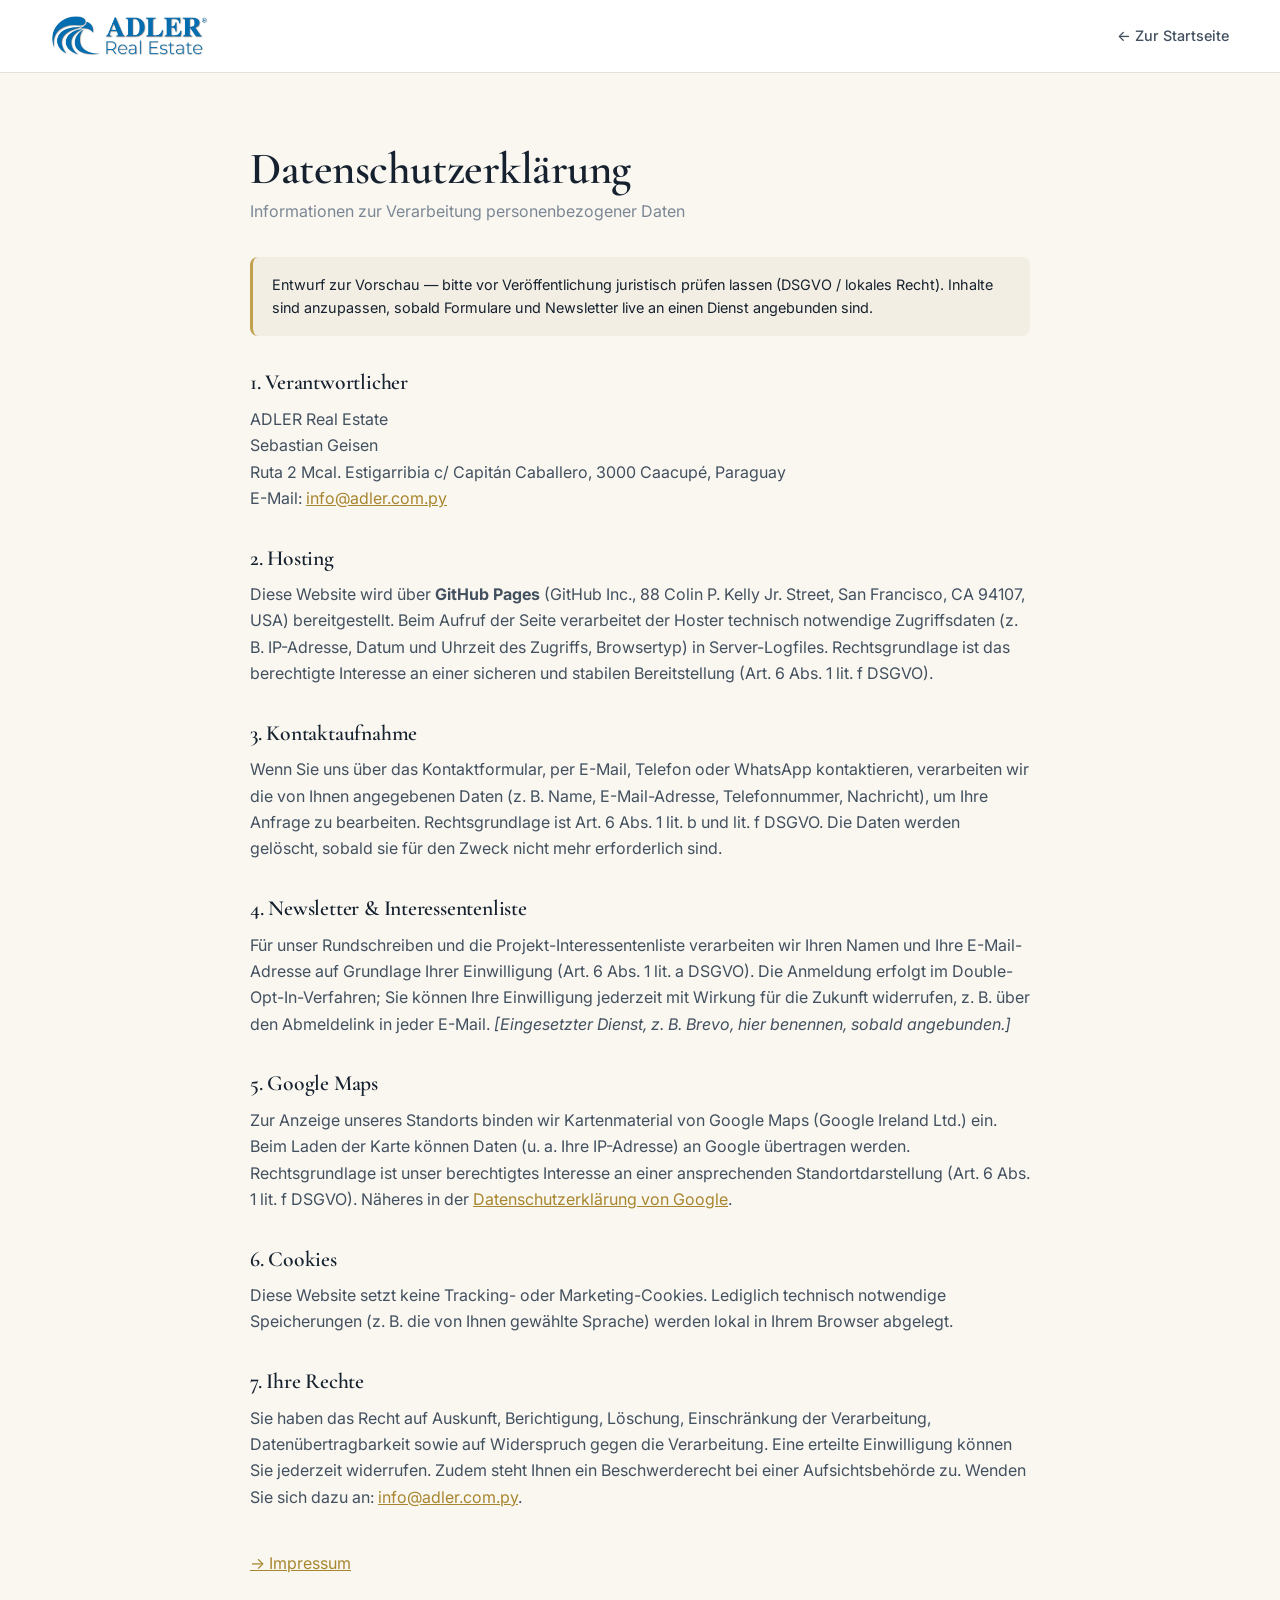
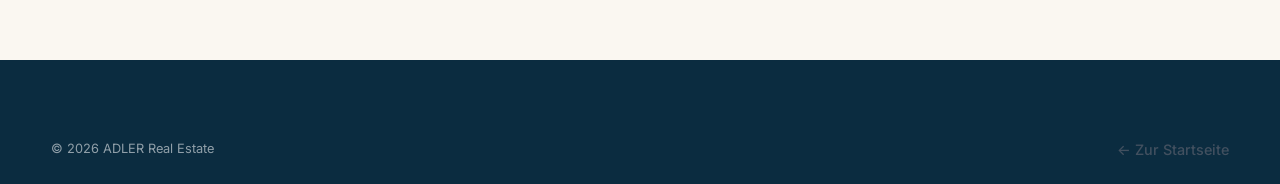
<file: datenschutz.html>
<!DOCTYPE html>
<html lang="de">
<head>
  <meta charset="UTF-8" />
  <meta name="viewport" content="width=device-width, initial-scale=1.0" />
  <link rel="icon" type="image/png" sizes="32x32" href="assets/img/favicon-32.png" />
  <link rel="icon" type="image/png" sizes="512x512" href="assets/img/favicon-512.png" />
  <link rel="apple-touch-icon" href="assets/img/favicon-180.png" />
  <title>Datenschutzerklärung — ADLER Real Estate</title>
  <meta name="robots" content="noindex" />
  <link rel="preconnect" href="https://fonts.googleapis.com" />
  <link rel="preconnect" href="https://fonts.gstatic.com" crossorigin />
  <link href="https://fonts.googleapis.com/css2?family=Cormorant+Garamond:wght@500;600;700&family=Inter:wght@300;400;500;600&display=swap" rel="stylesheet" />
  <link rel="stylesheet" href="assets/css/styles.css?v=18" />
</head>
<body>
  <header class="legal-header">
    <div class="container">
      <a href="index.html" class="brand" aria-label="ADLER Real Estate"><img src="assets/img/logo.png" alt="ADLER Real Estate" class="brand-logo-legal" /></a>
      <a href="index.html" class="legal-back">← Zur Startseite</a>
    </div>
  </header>

  <main class="container legal">
    <h1>Datenschutzerklärung</h1>
    <p class="legal-sub">Informationen zur Verarbeitung personenbezogener Daten</p>

    <div class="legal-note">Entwurf zur Vorschau — bitte vor Veröffentlichung juristisch prüfen lassen (DSGVO / lokales Recht). Inhalte sind anzupassen, sobald Formulare und Newsletter live an einen Dienst angebunden sind.</div>

    <h2>1. Verantwortlicher</h2>
    <p>
      ADLER Real Estate<br />
      Sebastian Geisen<br />
      Ruta 2 Mcal. Estigarribia c/ Capitán Caballero, 3000 Caacupé, Paraguay<br />
      E-Mail: <a href="mailto:info@adler.com.py">info@adler.com.py</a>
    </p>

    <h2>2. Hosting</h2>
    <p>Diese Website wird über <strong>GitHub Pages</strong> (GitHub Inc., 88 Colin P. Kelly Jr. Street, San Francisco, CA 94107, USA) bereitgestellt. Beim Aufruf der Seite verarbeitet der Hoster technisch notwendige Zugriffsdaten (z. B. IP-Adresse, Datum und Uhrzeit des Zugriffs, Browsertyp) in Server-Logfiles. Rechtsgrundlage ist das berechtigte Interesse an einer sicheren und stabilen Bereitstellung (Art. 6 Abs. 1 lit. f DSGVO).</p>

    <h2>3. Kontaktaufnahme</h2>
    <p>Wenn Sie uns über das Kontaktformular, per E-Mail, Telefon oder WhatsApp kontaktieren, verarbeiten wir die von Ihnen angegebenen Daten (z. B. Name, E-Mail-Adresse, Telefonnummer, Nachricht), um Ihre Anfrage zu bearbeiten. Rechtsgrundlage ist Art. 6 Abs. 1 lit. b und lit. f DSGVO. Die Daten werden gelöscht, sobald sie für den Zweck nicht mehr erforderlich sind.</p>

    <h2>4. Newsletter &amp; Interessentenliste</h2>
    <p>Für unser Rundschreiben und die Projekt-Interessentenliste verarbeiten wir Ihren Namen und Ihre E-Mail-Adresse auf Grundlage Ihrer Einwilligung (Art. 6 Abs. 1 lit. a DSGVO). Die Anmeldung erfolgt im Double-Opt-In-Verfahren; Sie können Ihre Einwilligung jederzeit mit Wirkung für die Zukunft widerrufen, z. B. über den Abmeldelink in jeder E-Mail. <em>[Eingesetzter Dienst, z. B. Brevo, hier benennen, sobald angebunden.]</em></p>

    <h2>5. Google Maps</h2>
    <p>Zur Anzeige unseres Standorts binden wir Kartenmaterial von Google Maps (Google Ireland Ltd.) ein. Beim Laden der Karte können Daten (u. a. Ihre IP-Adresse) an Google übertragen werden. Rechtsgrundlage ist unser berechtigtes Interesse an einer ansprechenden Standortdarstellung (Art. 6 Abs. 1 lit. f DSGVO). Näheres in der <a href="https://policies.google.com/privacy" target="_blank" rel="noopener">Datenschutzerklärung von Google</a>.</p>

    <h2>6. Cookies</h2>
    <p>Diese Website setzt keine Tracking- oder Marketing-Cookies. Lediglich technisch notwendige Speicherungen (z. B. die von Ihnen gewählte Sprache) werden lokal in Ihrem Browser abgelegt.</p>

    <h2>7. Ihre Rechte</h2>
    <p>Sie haben das Recht auf Auskunft, Berichtigung, Löschung, Einschränkung der Verarbeitung, Datenübertragbarkeit sowie auf Widerspruch gegen die Verarbeitung. Eine erteilte Einwilligung können Sie jederzeit widerrufen. Zudem steht Ihnen ein Beschwerderecht bei einer Aufsichtsbehörde zu. Wenden Sie sich dazu an: <a href="mailto:info@adler.com.py">info@adler.com.py</a>.</p>

    <p style="margin-top:2.5rem"><a href="impressum.html">→ Impressum</a></p>
  </main>

  <footer class="site-footer">
    <div class="container footer-bottom">
      <span>© <span id="year"></span> ADLER Real Estate</span>
      <a href="index.html" class="legal-back">← Zur Startseite</a>
    </div>
  </footer>
  <script>document.getElementById('year').textContent=new Date().getFullYear();</script>
</body>
</html>
</file>
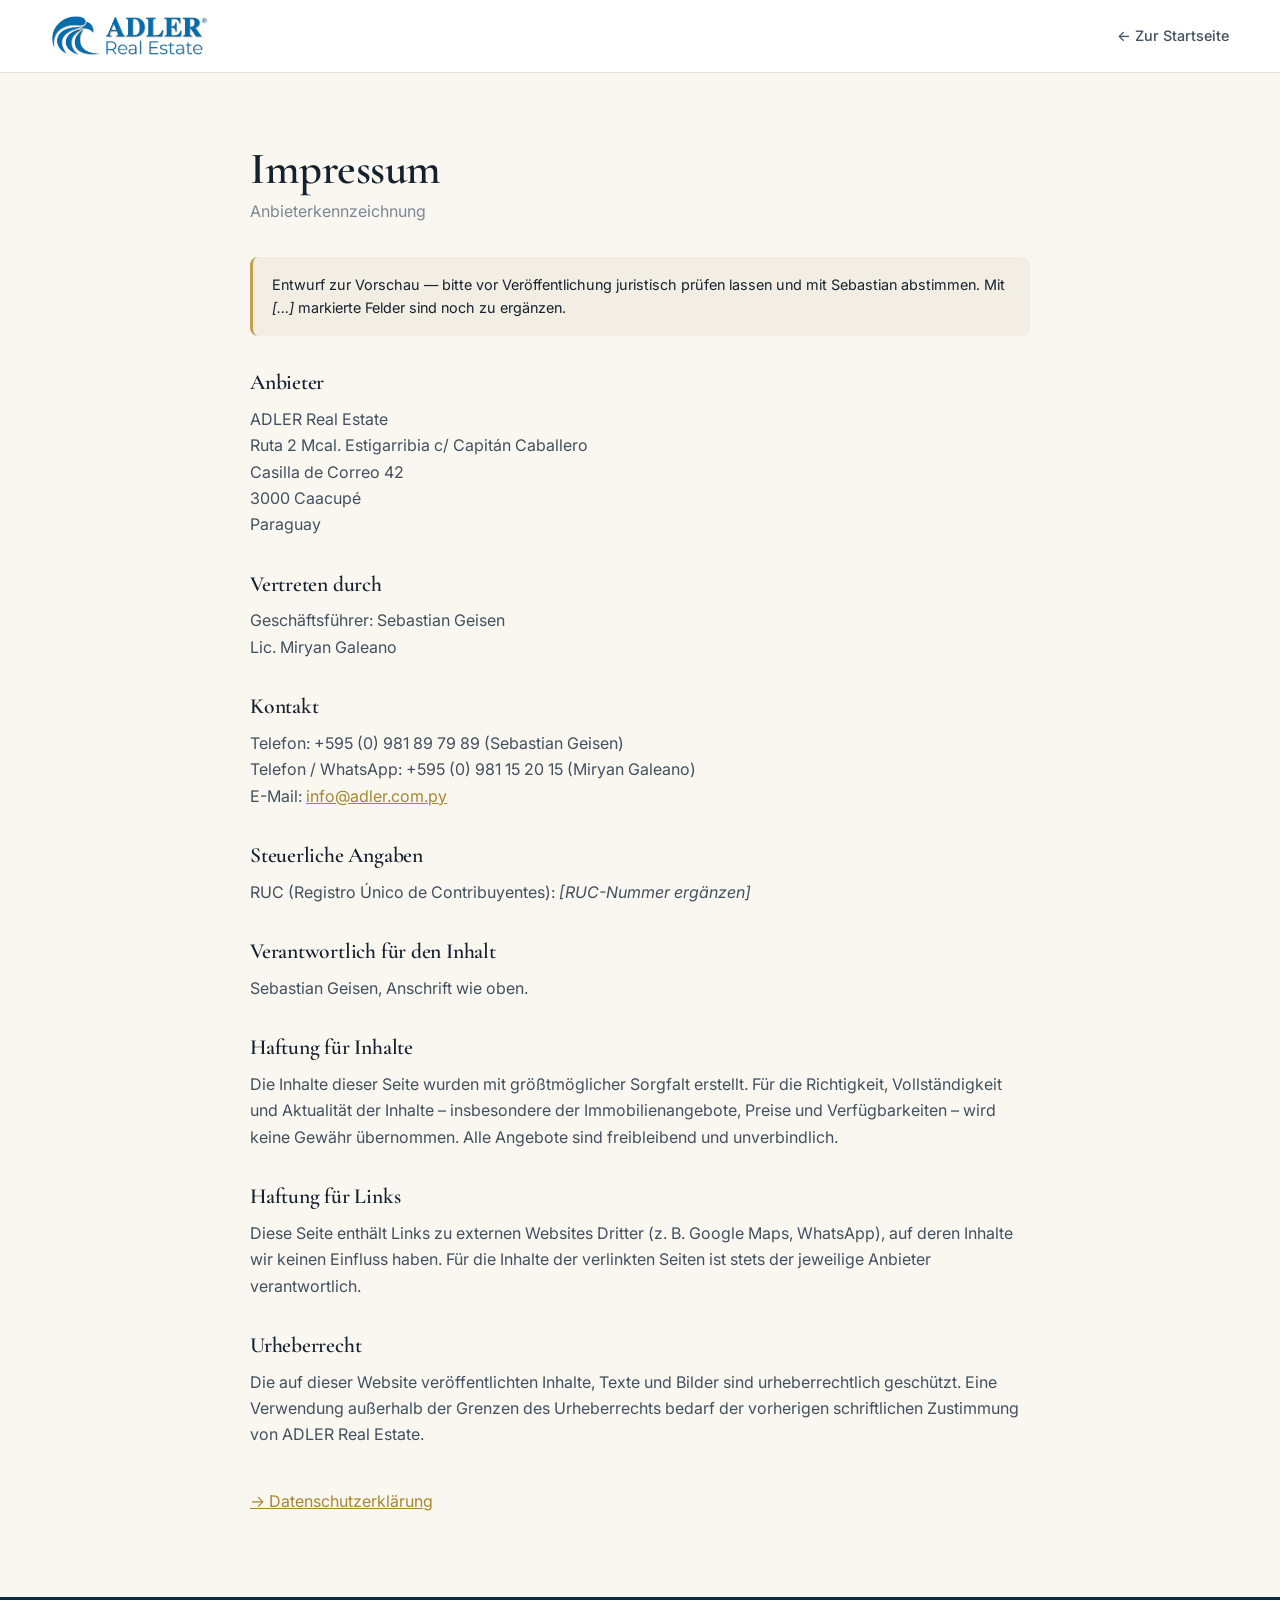
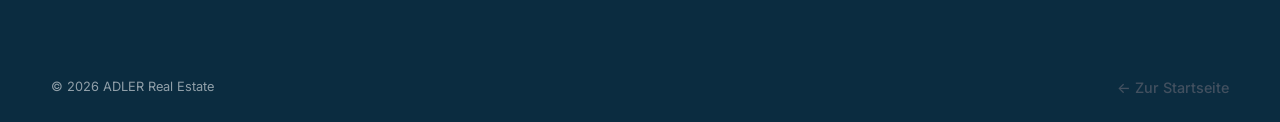
<file: impressum.html>
<!DOCTYPE html>
<html lang="de">
<head>
  <meta charset="UTF-8" />
  <meta name="viewport" content="width=device-width, initial-scale=1.0" />
  <link rel="icon" type="image/png" sizes="32x32" href="assets/img/favicon-32.png" />
  <link rel="icon" type="image/png" sizes="512x512" href="assets/img/favicon-512.png" />
  <link rel="apple-touch-icon" href="assets/img/favicon-180.png" />
  <title>Impressum — ADLER Real Estate</title>
  <meta name="robots" content="noindex" />
  <link rel="preconnect" href="https://fonts.googleapis.com" />
  <link rel="preconnect" href="https://fonts.gstatic.com" crossorigin />
  <link href="https://fonts.googleapis.com/css2?family=Cormorant+Garamond:wght@500;600;700&family=Inter:wght@300;400;500;600&display=swap" rel="stylesheet" />
  <link rel="stylesheet" href="assets/css/styles.css?v=18" />
</head>
<body>
  <header class="legal-header">
    <div class="container">
      <a href="index.html" class="brand" aria-label="ADLER Real Estate"><img src="assets/img/logo.png" alt="ADLER Real Estate" class="brand-logo-legal" /></a>
      <a href="index.html" class="legal-back">← Zur Startseite</a>
    </div>
  </header>

  <main class="container legal">
    <h1>Impressum</h1>
    <p class="legal-sub">Anbieterkennzeichnung</p>

    <div class="legal-note">Entwurf zur Vorschau — bitte vor Veröffentlichung juristisch prüfen lassen und mit Sebastian abstimmen. Mit <em>[…]</em> markierte Felder sind noch zu ergänzen.</div>

    <h2>Anbieter</h2>
    <p>
      ADLER Real Estate<br />
      Ruta 2 Mcal. Estigarribia c/ Capitán Caballero<br />
      Casilla de Correo 42<br />
      3000 Caacupé<br />
      Paraguay
    </p>

    <h2>Vertreten durch</h2>
    <p>Geschäftsführer: Sebastian Geisen<br />Lic. Miryan Galeano</p>

    <h2>Kontakt</h2>
    <p>
      Telefon: +595 (0) 981 89 79 89 (Sebastian Geisen)<br />
      Telefon / WhatsApp: +595 (0) 981 15 20 15 (Miryan Galeano)<br />
      E-Mail: <a href="mailto:info@adler.com.py">info@adler.com.py</a>
    </p>

    <h2>Steuerliche Angaben</h2>
    <p>RUC (Registro Único de Contribuyentes): <em>[RUC-Nummer ergänzen]</em></p>

    <h2>Verantwortlich für den Inhalt</h2>
    <p>Sebastian Geisen, Anschrift wie oben.</p>

    <h2>Haftung für Inhalte</h2>
    <p>Die Inhalte dieser Seite wurden mit größtmöglicher Sorgfalt erstellt. Für die Richtigkeit, Vollständigkeit und Aktualität der Inhalte – insbesondere der Immobilien­angebote, Preise und Verfügbarkeiten – wird keine Gewähr übernommen. Alle Angebote sind freibleibend und unverbindlich.</p>

    <h2>Haftung für Links</h2>
    <p>Diese Seite enthält Links zu externen Websites Dritter (z. B. Google Maps, WhatsApp), auf deren Inhalte wir keinen Einfluss haben. Für die Inhalte der verlinkten Seiten ist stets der jeweilige Anbieter verantwortlich.</p>

    <h2>Urheberrecht</h2>
    <p>Die auf dieser Website veröffentlichten Inhalte, Texte und Bilder sind urheberrechtlich geschützt. Eine Verwendung außerhalb der Grenzen des Urheberrechts bedarf der vorherigen schriftlichen Zustimmung von ADLER Real Estate.</p>

    <p style="margin-top:2.5rem"><a href="datenschutz.html">→ Datenschutzerklärung</a></p>
  </main>

  <footer class="site-footer">
    <div class="container footer-bottom">
      <span>© <span id="year"></span> ADLER Real Estate</span>
      <a href="index.html" class="legal-back">← Zur Startseite</a>
    </div>
  </footer>
  <script>document.getElementById('year').textContent=new Date().getFullYear();</script>
</body>
</html>
</file>
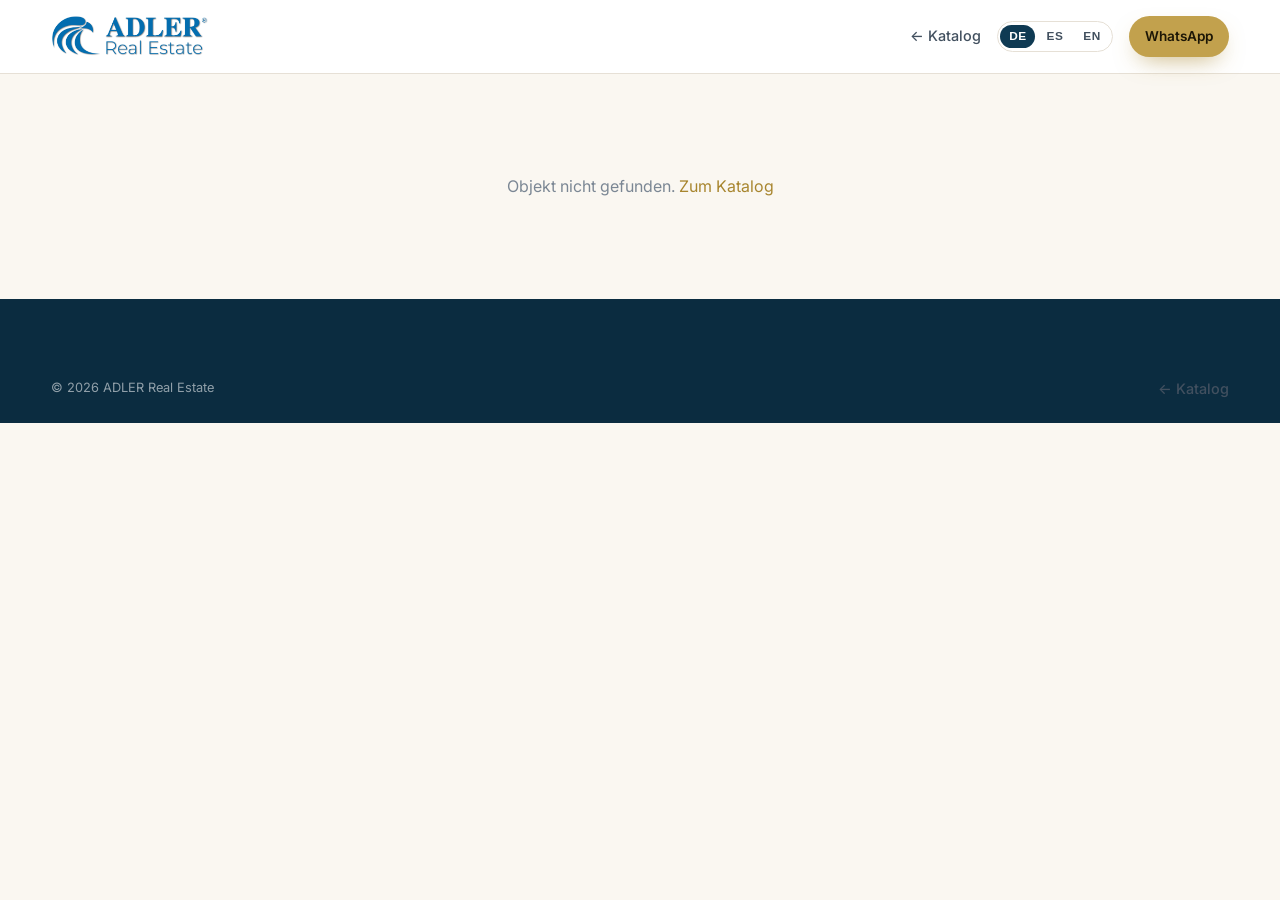
<file: objekt.html>
<!DOCTYPE html>
<html lang="de">
<head>
  <meta charset="UTF-8" />
  <meta name="viewport" content="width=device-width, initial-scale=1.0" />
  <link rel="icon" type="image/png" sizes="32x32" href="assets/img/favicon-32.png" />
  <link rel="icon" type="image/png" sizes="512x512" href="assets/img/favicon-512.png" />
  <link rel="apple-touch-icon" href="assets/img/favicon-180.png" />
  <title>Objekt — ADLER Real Estate</title>
  <meta name="description" content="Immobilie von ADLER Real Estate in Paraguay — Fotos, Fakten, Video-Tour und persönliche Beratung auf Deutsch, Spanisch und Englisch." />
  <meta property="og:type" content="website" />
  <meta property="og:site_name" content="ADLER Real Estate" />
  <meta property="og:title" content="Immobilie — ADLER Real Estate Paraguay" />
  <meta property="og:description" content="Immobilie in Paraguay — Fotos, Fakten, Video-Tour und persönliche Beratung." />
  <meta property="og:image" content="https://escapedeutschland.github.io/adler-real-estate/assets/img/hero.jpg" />
  <meta name="twitter:card" content="summary_large_image" />
  <link rel="preconnect" href="https://fonts.googleapis.com" />
  <link rel="preconnect" href="https://fonts.gstatic.com" crossorigin />
  <link href="https://fonts.googleapis.com/css2?family=Cormorant+Garamond:wght@500;600;700&family=Inter:wght@300;400;500;600;700&display=swap" rel="stylesheet" />
  <link rel="stylesheet" href="assets/css/styles.css?v=18" />
</head>
<body>
  <header class="legal-header">
    <div class="container">
      <a href="index.html" class="brand" aria-label="ADLER Real Estate"><img src="assets/img/logo.png" alt="ADLER Real Estate" class="brand-logo-legal" /></a>
      <div class="cat-head-actions">
        <a href="katalog.html" class="legal-back" data-t="toCatalog">← Katalog</a>
        <div class="lang" id="lang">
          <button class="lang-btn" data-lang="de">DE</button>
          <button class="lang-btn" data-lang="es">ES</button>
          <button class="lang-btn" data-lang="en">EN</button>
        </div>
        <a href="https://wa.me/595981152015" class="btn btn-gold btn-sm" target="_blank" rel="noopener">WhatsApp</a>
      </div>
    </div>
  </header>

  <main class="container detail" id="detailRoot"></main>

  <footer class="site-footer">
    <div class="container footer-bottom">
      <span>© <span id="year"></span> ADLER Real Estate</span>
      <a href="katalog.html" class="legal-back" data-t="toCatalog">← Katalog</a>
    </div>
  </footer>

  <script src="assets/js/detail.js?v=18"></script>
</body>
</html>
</file>
<file: assets/css/styles.css>
/* ===== ADLER Real Estate — Premium Prototype ===== */
:root{
  --ink:#15212e;
  --ink-soft:#42505f;
  --muted:#7b8794;
  --line:#e6e0d6;
  --cream:#faf7f1;
  --cream-2:#f3eee4;
  --white:#ffffff;
  --navy:#0f3a53;       /* deep petrol from brand */
  --navy-2:#0b2c40;
  --blue:#1f6ea8;       /* logo blue */
  --gold:#c2a14d;
  --gold-deep:#a8862f;
  --shadow:0 18px 50px -20px rgba(15,58,83,.35);
  --shadow-sm:0 8px 24px -12px rgba(15,58,83,.28);
  --radius:14px;
  --maxw:1180px;
  --serif:"Cormorant Garamond",Georgia,serif;
  --sans:"Inter",system-ui,-apple-system,Segoe UI,Roboto,sans-serif;
}

*{box-sizing:border-box;margin:0;padding:0}
html{scroll-behavior:smooth}
body{font-family:var(--sans);color:var(--ink);background:var(--cream);line-height:1.65;-webkit-font-smoothing:antialiased}
img{max-width:100%;display:block}
a{color:inherit;text-decoration:none}
.container{width:min(var(--maxw),92%);margin-inline:auto}

h1,h2,h3{font-family:var(--serif);font-weight:600;line-height:1.08;letter-spacing:-.01em;color:var(--ink)}
h1{font-size:clamp(2.5rem,6vw,4.4rem)}
h2{font-size:clamp(2rem,4vw,3.1rem)}
h3{font-size:1.35rem}

.eyebrow{font-family:var(--sans);text-transform:uppercase;letter-spacing:.22em;font-size:.72rem;font-weight:600;color:var(--gold-deep);margin-bottom:1rem}
.eyebrow.light{color:var(--gold)}

/* ---- Buttons ---- */
.btn{display:inline-flex;align-items:center;gap:.5em;font-family:var(--sans);font-weight:600;font-size:.95rem;padding:.95em 1.6em;border-radius:999px;border:1.5px solid transparent;cursor:pointer;transition:.25s ease;white-space:nowrap}
.btn-gold{background:var(--gold);color:#1c1606;box-shadow:0 10px 24px -10px rgba(168,134,47,.7)}
.btn-gold:hover{background:var(--gold-deep);transform:translateY(-2px)}
.btn-ghost{border-color:rgba(255,255,255,.55);color:#fff}
.btn-ghost:hover{background:rgba(255,255,255,.12);border-color:#fff}
.btn-sm{padding:.6em 1.1em;font-size:.85rem}
.btn-block{width:100%;justify-content:center}

/* ---- Prototype bar ---- */
.proto-bar{background:var(--navy-2);color:#dce8ef;font-size:.8rem;text-align:center;padding:.5rem 2.5rem;position:relative}
.proto-close{position:absolute;right:.8rem;top:50%;transform:translateY(-50%);background:none;border:0;color:#9fb6c4;font-size:1.2rem;cursor:pointer;line-height:1}

/* ---- Header ---- */
.site-header{position:sticky;top:0;z-index:60;transition:.3s ease;background:transparent}
.site-header.scrolled{background:rgba(250,247,241,.92);backdrop-filter:blur(12px);box-shadow:0 1px 0 var(--line)}
.header-inner{display:flex;align-items:center;gap:1.5rem;padding:1.1rem 0}
.brand{display:flex;align-items:center;color:var(--navy)}
.brand-logo{height:42px;width:auto;display:block}
.brand-logo--dark{display:none}
.site-header.scrolled .brand-logo--light{display:none}
.site-header.scrolled .brand-logo--dark{display:block}
.brand-text{display:flex;flex-direction:column;line-height:1}
.brand-name{font-family:var(--serif);font-weight:700;font-size:1.5rem;letter-spacing:.06em}
.brand-sub{font-family:var(--sans);font-size:.66rem;letter-spacing:.32em;text-transform:uppercase;opacity:.8;margin-top:.15rem}
.nav{display:flex;gap:1.7rem;margin-left:auto;font-size:.9rem;font-weight:500}
.nav a{color:var(--ink-soft);position:relative;padding:.2rem 0}
.site-header:not(.scrolled) .nav a{color:rgba(255,255,255,.9)}
.nav a::after{content:"";position:absolute;left:0;bottom:-2px;width:0;height:1.5px;background:var(--gold);transition:.25s}
.nav a:hover::after{width:100%}
.header-actions{display:flex;align-items:center;gap:.8rem}
.nav~.header-actions{margin-left:0}
.lang{display:flex;gap:.15rem;border:1px solid var(--line);border-radius:999px;padding:.15rem;background:rgba(255,255,255,.6)}
.site-header:not(.scrolled) .lang{border-color:rgba(255,255,255,.4);background:rgba(255,255,255,.12)}
.lang-btn{border:0;background:none;font-size:.74rem;font-weight:600;letter-spacing:.04em;padding:.3rem .55rem;border-radius:999px;cursor:pointer;color:var(--ink-soft)}
.site-header:not(.scrolled) .lang-btn{color:rgba(255,255,255,.85)}
.lang-btn[aria-pressed="true"]{background:var(--navy);color:#fff}
.site-header:not(.scrolled) .lang-btn[aria-pressed="true"]{background:#fff;color:var(--navy)}
.burger{display:none;flex-direction:column;gap:5px;background:none;border:0;cursor:pointer;padding:.3rem}
.burger span{width:24px;height:2px;background:var(--navy);transition:.3s}
.site-header:not(.scrolled) .burger span{background:#fff}

/* ---- Hero ---- */
.hero{position:relative;min-height:92vh;display:flex;align-items:center;color:#fff;overflow:hidden;margin-top:-84px;padding-top:84px}
.hero-bg{position:absolute;inset:0;background-size:cover;background-position:center;transform:scale(1.05);animation:slowzoom 18s ease-out forwards}
@keyframes slowzoom{to{transform:scale(1)}}
.hero-overlay{position:absolute;inset:0;background:linear-gradient(105deg,rgba(11,44,64,.82) 0%,rgba(11,44,64,.55) 45%,rgba(11,44,64,.25) 100%)}
.hero-content{position:relative;max-width:760px;padding:3rem 0}
.hero h1{color:#fff;margin-bottom:1.4rem;text-shadow:0 2px 30px rgba(0,0,0,.25)}
.hero-lead{font-size:1.18rem;max-width:560px;color:rgba(255,255,255,.92);margin-bottom:2.2rem;font-weight:300}
.hero-cta{display:flex;gap:1rem;flex-wrap:wrap}
.scroll-hint{position:absolute;bottom:26px;left:50%;width:24px;height:40px;border:2px solid rgba(255,255,255,.5);border-radius:14px;transform:translateX(-50%)}
.scroll-hint::after{content:"";position:absolute;top:7px;left:50%;width:3px;height:8px;background:#fff;border-radius:2px;transform:translateX(-50%);animation:scrolldot 1.6s infinite}
@keyframes scrolldot{0%{opacity:0;top:7px}50%{opacity:1}100%{opacity:0;top:18px}}

/* ---- Trust ---- */
.trust{background:var(--navy);color:#fff}
.trust-grid{display:grid;grid-template-columns:repeat(4,1fr);gap:1rem;padding:2.6rem 0}
.trust-item{text-align:center;border-right:1px solid rgba(255,255,255,.14)}
.trust-item:last-child{border-right:0}
.trust-num{display:block;font-family:var(--serif);font-size:2.6rem;color:var(--gold);line-height:1}
.trust-lbl{display:block;font-size:.82rem;letter-spacing:.04em;color:rgba(255,255,255,.78);margin-top:.4rem}

/* ---- Sections ---- */
.section{padding:clamp(2.5rem,5vw,4.25rem) 0}
.section-alt{background:var(--cream-2)}
.section-head{max-width:680px;margin:0 auto 2.2rem;text-align:center}
.section-intro{color:var(--ink-soft);font-size:1.08rem;margin-top:1rem}

/* ---- Steps ---- */
.steps{display:grid;grid-template-columns:repeat(4,1fr);gap:1.4rem}
.step{background:var(--white);border:1px solid var(--line);border-radius:var(--radius);padding:2rem 1.6rem;box-shadow:var(--shadow-sm);transition:.3s}
.step:hover{transform:translateY(-5px);box-shadow:var(--shadow)}
.step-num{font-family:var(--serif);font-size:1.6rem;color:var(--gold);font-weight:700}
/* "So kauft man" — kühlere Auftauch- + Hover-Animation */
.steps.process .step{position:relative;overflow:hidden;transition:transform .35s cubic-bezier(.2,.8,.2,1),box-shadow .35s ease,border-color .3s ease}
.steps.process .step::before{content:"";position:absolute;inset:0 0 auto 0;height:3px;background:linear-gradient(90deg,var(--gold),var(--gold-deep));transform:scaleX(0);transform-origin:left;transition:transform .45s cubic-bezier(.2,.8,.2,1)}
.steps.process .step:hover{transform:translateY(-8px);box-shadow:0 18px 42px rgba(15,58,83,.16);border-color:var(--gold)}
.steps.process .step:hover::before{transform:scaleX(1)}
.steps.process .step .step-num{display:inline-block;transition:transform .4s cubic-bezier(.2,.8,.2,1),color .3s ease}
.steps.process .step:hover .step-num{transform:scale(1.22) translateY(-2px);color:var(--gold-deep)}
.steps.process .step.reveal{opacity:0;transform:none}
.steps.process .step.reveal.in{animation:cardIn .6s cubic-bezier(.2,.8,.2,1) both}
.steps.process .step.reveal.in:nth-child(1){animation-delay:.04s}
.steps.process .step.reveal.in:nth-child(2){animation-delay:.14s}
.steps.process .step.reveal.in:nth-child(3){animation-delay:.24s}
.steps.process .step.reveal.in:nth-child(4){animation-delay:.34s}
@keyframes cardIn{0%{opacity:0;transform:translateY(46px) scale(.93)}60%{opacity:1}100%{opacity:1;transform:translateY(0) scale(1)}}
.step-ico{display:inline-flex;align-items:center;justify-content:center;width:48px;height:48px;border-radius:50%;background:var(--cream-2);color:var(--gold-deep);font-size:1.4rem;line-height:1}
/* Angebot/Service: horizontale Karten (Icon links) — optisch anders als die nummerierten Schritte */
.steps.services{grid-template-columns:repeat(2,1fr);gap:1.4rem}
.steps.services .step{display:grid;grid-template-columns:auto 1fr;column-gap:1.2rem;padding:1.6rem 1.8rem;border-left:3px solid var(--gold)}
.steps.services .step-ico{grid-column:1;grid-row:1 / 3;align-self:start;width:54px;height:54px;border-radius:14px;background:var(--gold);color:#fff;font-size:1.55rem;box-shadow:var(--shadow-sm)}
.steps.services h3{grid-column:2;grid-row:1;margin:.2rem 0 .35rem}
.steps.services p{grid-column:2;grid-row:2;margin:0}
a.step{text-decoration:none;color:inherit;cursor:pointer}
/* Service-Unterseite */
.svc-grid{display:grid;grid-template-columns:repeat(2,1fr);gap:1.5rem}
.svc-card{background:var(--white);border:1px solid var(--line);border-radius:var(--radius);padding:1.9rem;box-shadow:var(--shadow-sm);display:flex;flex-direction:column;transition:transform .3s ease,box-shadow .3s ease}
.svc-card:hover{transform:translateY(-5px);box-shadow:var(--shadow)}
.svc-card .step-ico{width:52px;height:52px;border-radius:14px;background:var(--gold);color:#fff;font-size:1.5rem;display:inline-flex;align-items:center;justify-content:center;margin-bottom:1rem}
.svc-card h3{margin:0 0 .5rem}
.svc-card p{color:var(--ink-soft);font-size:.97rem;margin:0;line-height:1.65}
.svc-price{margin-top:1.1rem;align-self:flex-start;background:var(--cream-2);color:var(--gold-deep);font-weight:600;font-size:.84rem;padding:.45rem .85rem;border-radius:999px}
.svc-cta{text-align:center;margin-top:2.6rem;background:linear-gradient(135deg,var(--cream-2),var(--white));border:1px solid var(--line);border-radius:var(--radius);padding:2.4rem 1.5rem}
.svc-cta h2{margin:0 0 .5rem}
.svc-cta p{color:var(--ink-soft);margin:0 0 1.3rem}
@media(max-width:760px){.svc-grid{grid-template-columns:1fr}}
/* Service-Unterseite: ausführliche Bild-Text-Reihen */
.svc-row{display:grid;grid-template-columns:1fr 1fr;gap:2.6rem;align-items:center;margin-bottom:3rem}
.svc-txt{min-width:0}
.svc-txt h2{font-size:clamp(1.4rem,2.4vw,1.85rem);margin:0 0 .6rem}
.svc-txt>p{color:var(--ink-soft);line-height:1.75;margin:0 0 .9rem}
.svc-img{width:100%;border-radius:var(--radius);box-shadow:var(--shadow);display:block;aspect-ratio:16/10;object-fit:cover;border:1px solid var(--line)}
.svc-row--rev .svc-fig{order:2}
.svc-bullets{list-style:none;display:grid;gap:.5rem;margin:.4rem 0 1rem}
.svc-bullets li{position:relative;padding-left:1.6rem;color:var(--ink-soft)}
.svc-bullets li::before{content:"";position:absolute;left:0;top:.55em;width:7px;height:7px;border-radius:50%;background:var(--gold)}
.svc-sublabel{font-weight:600;color:var(--ink);margin:.3rem 0 .2rem}
.svc-note{font-style:italic;color:var(--ink-soft);font-size:.95rem}
.svc-videos{display:grid;grid-template-columns:repeat(3,1fr);gap:1rem;margin:0 0 1rem}
.svc-videos .video-facade{box-shadow:var(--shadow-sm)}
.svc-aerials{display:grid;grid-template-columns:repeat(3,1fr);gap:1rem;margin:1.6rem 0 0}
.svc-aerials img{width:100%;aspect-ratio:16/10;object-fit:cover;border-radius:12px;box-shadow:var(--shadow-sm);display:block}
.svc-gcap{text-align:center;color:var(--ink-soft);font-size:.92rem;margin:0 0 .8rem}
.svc-partners{display:grid;grid-template-columns:repeat(3,1fr);gap:1.2rem;margin-top:1.2rem}
.svc-partner{background:var(--white);border:1px solid var(--line);border-left:3px solid var(--gold);border-radius:var(--radius);padding:1.3rem}
.svc-partner h4{margin:0 0 .35rem;font-family:var(--sans);font-size:1rem}
.svc-partner p{font-size:.9rem;color:var(--ink-soft);margin:0;line-height:1.55}
@media(max-width:760px){.svc-row{grid-template-columns:1fr;gap:1.4rem}.svc-row--rev .svc-fig{order:0}.svc-videos{grid-template-columns:1fr}.svc-aerials{grid-template-columns:1fr}.svc-partners{grid-template-columns:1fr}}
.steps.services a.step:hover{transform:translateY(-3px);box-shadow:var(--shadow);border-left-color:var(--gold-deep)}
.steps.services a.step:hover .step-ico{background:var(--gold-deep)}
.step h3{margin:.9rem 0 .6rem}
.step p{color:var(--ink-soft);font-size:.95rem}

/* ---- Listings ---- */
.listings{display:grid;grid-template-columns:repeat(3,1fr);gap:1.8rem}
.card{background:var(--white);border-radius:var(--radius);overflow:hidden;box-shadow:var(--shadow-sm);transition:.35s;display:flex;flex-direction:column}
.card:hover{transform:translateY(-6px);box-shadow:var(--shadow)}
.card-img{position:relative;aspect-ratio:4/3;overflow:hidden}
.card-img img{width:100%;height:100%;object-fit:cover;cursor:zoom-in;transition:.5s}
.card:hover .card-img img{transform:scale(1.06)}
.card-tag{position:absolute;top:1rem;left:1rem;background:rgba(15,58,83,.9);color:#fff;font-size:.7rem;letter-spacing:.1em;text-transform:uppercase;padding:.35rem .75rem;border-radius:999px}
.card-body{padding:1.5rem 1.5rem 1.6rem;display:flex;flex-direction:column;flex:1}
.card-loc{font-size:.78rem;letter-spacing:.14em;text-transform:uppercase;color:var(--gold-deep);font-weight:600}
.card h3{margin:.35rem 0 .6rem}
.card-desc{color:var(--ink-soft);font-size:.92rem;flex:1}
.card-meta{display:flex;gap:1.2rem;margin:1rem 0;font-size:.84rem;color:var(--muted)}
.card-meta span{position:relative;padding-left:1.1rem}
.card-meta span::before{content:"";position:absolute;left:0;top:50%;width:6px;height:6px;border-radius:50%;background:var(--gold);transform:translateY(-50%)}
.card-foot{display:flex;align-items:center;justify-content:space-between;border-top:1px solid var(--line);padding-top:1rem;margin-top:auto}
.price{font-family:var(--serif);font-size:1.4rem;font-weight:600;color:var(--navy)}
.card-link{font-size:.86rem;font-weight:600;color:var(--gold-deep)}
.card-link:hover{color:var(--gold)}
.listings-more{text-align:center;margin-top:2.6rem;color:var(--ink-soft);font-style:italic}

/* ---- About ---- */
.about-grid{display:grid;grid-template-columns:1.1fr .9fr;gap:3.5rem;align-items:center}
.about-text p{color:var(--ink-soft);margin-top:1.1rem}
.about-text .eyebrow{margin-top:0}
.ticks{list-style:none;margin-top:1.6rem;display:grid;gap:.7rem}
.ticks li{position:relative;padding-left:1.9rem;color:var(--ink)}
.ticks li::before{content:"";position:absolute;left:0;top:.45rem;width:14px;height:8px;border-left:2px solid var(--gold);border-bottom:2px solid var(--gold);transform:rotate(-45deg)}
.about-card{background:var(--navy);color:#fff;border-radius:var(--radius);padding:3rem 2.6rem;position:relative;box-shadow:var(--shadow)}
.quote-mark{font-family:var(--serif);font-size:5rem;color:var(--gold);line-height:.6;height:2rem}
.quote{font-family:var(--serif);font-size:1.7rem;line-height:1.35;margin:1rem 0 1.4rem}
.quote-by{color:var(--gold);font-size:.9rem;letter-spacing:.05em}

/* ---- Project ---- */
.project{position:relative;color:#fff;overflow:hidden}
.project-bg{position:absolute;inset:0;background-size:cover;background-position:center}
.project-overlay{position:absolute;inset:0;background:linear-gradient(100deg,rgba(11,44,64,.94),rgba(11,44,64,.7))}
.project-inner{position:relative;display:grid;grid-template-columns:1.1fr .9fr;gap:3.5rem;align-items:center}
.project-text h2{color:#fff;margin-bottom:1.2rem}
.project-text p{color:rgba(255,255,255,.88);margin-top:1rem}
.signup{background:rgba(255,255,255,.97);color:var(--ink);border-radius:var(--radius);padding:2.4rem;box-shadow:var(--shadow)}
.signup h3{color:var(--navy)}
.signup-sub{font-size:.9rem;color:var(--ink-soft);margin:.4rem 0 1.4rem}
.field{margin-bottom:.9rem}
.field input{width:100%;padding:.9rem 1rem;border:1px solid var(--line);border-radius:10px;font-family:var(--sans);font-size:.95rem;background:var(--cream);transition:.2s}
.field input:focus{outline:none;border-color:var(--gold);background:#fff;box-shadow:0 0 0 3px rgba(194,161,77,.15)}
.consent{display:flex;gap:.6rem;align-items:flex-start;font-size:.82rem;color:var(--ink-soft);margin:.4rem 0 1.2rem}
.consent input{margin-top:.2rem;accent-color:var(--gold-deep)}
.form-note{font-size:.74rem;color:var(--muted);margin-top:.9rem;text-align:center}
.form-success{margin-top:1rem;padding:.8rem 1rem;background:#e9f3ec;color:#1e6b3a;border-radius:10px;font-size:.88rem;text-align:center}

/* ---- Project (Valle Ballena) ---- */
.project2-inner{display:grid;grid-template-columns:1.05fr .95fr;gap:3.2rem;align-items:center}
.project2-text{color:var(--ink-soft);margin-top:1rem}

/* ---- Contact ---- */
.contact-top{display:grid;grid-template-columns:1.15fr .85fr;gap:2.4rem;align-items:stretch;margin-bottom:2rem}
.contact-form{background:var(--white);border:1px solid var(--line);border-radius:var(--radius);padding:2.6rem;box-shadow:var(--shadow-sm)}
.contact-form h3{color:var(--navy);margin-bottom:1.4rem;font-size:1.5rem}
.field-row{display:grid;grid-template-columns:1fr 1fr;gap:1rem}
.field textarea{width:100%;padding:.95rem 1rem;border:1px solid var(--line);border-radius:10px;font-family:var(--sans);font-size:.95rem;background:var(--cream);resize:vertical;transition:.2s}
.field textarea:focus{outline:none;border-color:var(--gold);background:#fff;box-shadow:0 0 0 3px rgba(194,161,77,.15)}
.contact-aside{background:var(--navy);color:#fff;border-radius:var(--radius);padding:2.6rem;display:flex;flex-direction:column;gap:1.7rem;box-shadow:var(--shadow)}
.aside-block h3{color:#fff;font-size:1.5rem;margin-bottom:.6rem}
.aside-block h4{font-family:var(--serif);color:var(--gold);font-size:1.3rem;margin-bottom:.9rem}
.contact-aside .info-addr{color:rgba(255,255,255,.8);font-size:.98rem;line-height:1.7}
.info-links{list-style:none;display:grid;gap:.6rem}
.info-links a{display:flex;flex-direction:column;padding:.85rem 1rem;border-radius:10px;background:rgba(255,255,255,.07);font-family:var(--serif);color:#fff;font-size:1.18rem;transition:.2s}
.info-links a:hover{background:rgba(255,255,255,.14)}
.info-links a span{font-family:var(--sans);font-size:.66rem;letter-spacing:.12em;text-transform:uppercase;color:var(--gold);font-weight:600;margin-bottom:.2rem}
.hours-list{list-style:none;display:grid;gap:.55rem}
.hours-list li{display:flex;justify-content:space-between;gap:1rem;font-size:.95rem;color:rgba(255,255,255,.82);border-bottom:1px solid rgba(255,255,255,.12);padding-bottom:.5rem}
.hours-list li:last-child{border-bottom:0}
.hours-list li span:first-child{color:#fff}
.hours-note{font-size:.74rem;color:rgba(255,255,255,.5);margin-top:.8rem}
.contact-map{position:relative;border-radius:var(--radius);overflow:hidden;box-shadow:var(--shadow);border:1px solid var(--line)}
.contact-map iframe{width:100%;height:420px;border:0;display:block;background:var(--cream-2)}
.map-route{position:absolute;right:1.4rem;bottom:1.4rem;box-shadow:0 12px 30px -8px rgba(0,0,0,.45)}

/* ---- Footer ---- */
.site-footer{background:var(--navy-2);color:rgba(255,255,255,.8);padding-top:3.5rem}
.footer-inner{display:flex;justify-content:space-between;gap:2rem;flex-wrap:wrap;padding-bottom:2.5rem;border-bottom:1px solid rgba(255,255,255,.12)}
.footer-logo{height:46px;width:auto;display:block}
.footer-addr{font-size:.85rem;margin-top:.9rem;color:rgba(255,255,255,.6)}
.footer-nav{display:flex;flex-wrap:wrap;gap:.4rem 1.6rem;align-content:flex-start;max-width:420px;font-size:.9rem}
.footer-nav a:hover{color:var(--gold)}
.footer-bottom{display:flex;justify-content:space-between;padding:1.4rem 0;font-size:.8rem;color:rgba(255,255,255,.55);flex-wrap:wrap;gap:.5rem}

/* ---- Lightbox ---- */
.lightbox{position:fixed;inset:0;z-index:200;background:rgba(8,22,33,.94);display:flex;align-items:center;justify-content:center;padding:4vw}
.lightbox[hidden]{display:none}
.lightbox img{max-width:100%;max-height:90vh;border-radius:8px;box-shadow:0 30px 80px rgba(0,0,0,.5)}
.lb-close{position:absolute;top:1.2rem;right:1.6rem;background:none;border:0;color:#fff;font-size:2.4rem;cursor:pointer;line-height:1}

/* ---- Floating WhatsApp ---- */
.fab-wa{position:fixed;right:1.3rem;bottom:1.3rem;z-index:80;width:56px;height:56px;border-radius:50%;background:#25d366;color:#fff;display:flex;align-items:center;justify-content:center;box-shadow:0 10px 28px -8px rgba(37,211,102,.7);transition:.25s}
.fab-wa:hover{transform:scale(1.08)}

/* ---- Legal pages ---- */
.legal-header{border-bottom:1px solid var(--line);background:#fff}
.legal-header .container{display:flex;align-items:center;justify-content:space-between;padding:1rem 0}
.brand-logo-legal{height:40px;width:auto;display:block}
.legal-back{font-size:.9rem;color:var(--ink-soft);font-weight:500}
.legal-back:hover{color:var(--gold-deep)}
.legal{max-width:780px;padding:clamp(2.5rem,6vw,4.5rem) 0}
.legal h1{font-size:clamp(2rem,4vw,2.8rem);margin-bottom:.3rem}
.legal .legal-sub{color:var(--muted);margin-bottom:2rem}
.legal h2{font-size:1.35rem;margin:2.2rem 0 .7rem}
.legal p,.legal li{color:var(--ink-soft);margin-bottom:.7rem}
.legal ul{padding-left:1.2rem}
.legal a{color:var(--gold-deep);text-decoration:underline}
.legal .legal-note{background:var(--cream-2);border-left:3px solid var(--gold);padding:1rem 1.2rem;border-radius:8px;font-size:.9rem;color:var(--ink);margin:1.5rem 0}

/* ---- Reveal animation ---- */
.reveal{opacity:0;transform:translateY(26px);transition:opacity .7s ease,transform .7s ease}
.reveal.in{opacity:1;transform:none}

/* ---- Mobile ---- */
@media (max-width:900px){
  .about-grid,.project-inner,.project2-inner{grid-template-columns:1fr;gap:2.4rem}
  .steps{grid-template-columns:repeat(2,1fr)}
  .listings{grid-template-columns:repeat(2,1fr)}
  .contact-top{grid-template-columns:1fr}
  .trust-grid{grid-template-columns:repeat(2,1fr);gap:1.8rem 1rem}
  .trust-item:nth-child(2){border-right:0}
}
@media (max-width:720px){
  .nav{position:fixed;inset:84px 0 auto 0;flex-direction:column;background:var(--cream);padding:1.5rem 7%;gap:1.1rem;box-shadow:var(--shadow);transform:translateY(-130%);transition:.35s;margin:0}
  .nav.open{transform:none}
  .nav a{color:var(--ink-soft)!important;font-size:1.05rem}
  .burger{display:flex}
  .header-actions .btn{display:none}
  .listings{grid-template-columns:1fr}
  .steps{grid-template-columns:1fr}
  .field-row{grid-template-columns:1fr}
  .contact-map iframe{height:300px}
  .map-route{position:static;width:100%;justify-content:center;border-radius:0}
}
@media (max-width:480px){
  .trust-grid{grid-template-columns:1fr}
  .trust-item{border-right:0!important}
  .hero-cta{flex-direction:column}
  .hero-cta .btn{width:100%;justify-content:center}
}
@media (prefers-reduced-motion:reduce){
  *{animation:none!important}
  .reveal{opacity:1;transform:none;transition:none}
  .steps.process .step.reveal{opacity:1!important}
}

/* ===== Catalog & Detail ===== */
.cat-head-actions{display:flex;align-items:center;gap:1rem}
.cat-hero{background:var(--navy);color:#fff;padding:clamp(2.5rem,6vw,4rem) 0 3.2rem;text-align:center}
.cat-hero .eyebrow{color:var(--gold)}
.cat-hero h1{color:#fff}
.cat-hero p{color:rgba(255,255,255,.82);margin-top:.7rem;max-width:620px;margin-inline:auto}
.filters{display:flex;flex-wrap:wrap;gap:1rem;align-items:flex-end;background:var(--white);border:1px solid var(--line);border-radius:var(--radius);padding:1.4rem;box-shadow:var(--shadow);margin:-2.4rem auto 1.6rem;position:relative;z-index:3}
.filter{display:flex;flex-direction:column;gap:.35rem;flex:1;min-width:150px}
.filter label{font-size:.7rem;letter-spacing:.1em;text-transform:uppercase;color:var(--gold-deep);font-weight:600}
.filter select{padding:.7rem .8rem;border:1px solid var(--line);border-radius:10px;background:var(--cream);font-family:var(--sans);font-size:.95rem;cursor:pointer}
.filter select:focus{outline:none;border-color:var(--gold)}
.filter-reset{flex:0 0 auto}
.cat-count{color:var(--muted);font-size:.9rem;margin:.4rem 0 1.4rem}
.pagination{display:flex;justify-content:center;align-items:center;gap:.5rem;margin-top:2.8rem;flex-wrap:wrap}
.pagination button{min-width:42px;height:42px;padding:0 .6rem;border:1px solid var(--line);background:#fff;border-radius:10px;cursor:pointer;font-weight:600;color:var(--ink-soft);transition:.2s}
.pagination button:hover:not(:disabled){border-color:var(--gold);color:var(--gold-deep)}
.pagination button[aria-current="true"]{background:var(--navy);color:#fff;border-color:var(--navy)}
.pagination button:disabled{opacity:.4;cursor:default}
.cat-empty{text-align:center;color:var(--muted);padding:3rem 0}
.card-price-req{font-family:var(--serif);font-size:1.15rem;color:var(--gold-deep)}

.detail{padding:clamp(2rem,5vw,3.2rem) 0}
.detail-back{font-size:.9rem;color:var(--ink-soft);font-weight:500;display:inline-block;margin-bottom:1.4rem}
.detail-back:hover{color:var(--gold-deep)}
.detail-hero,.detail-grid{display:grid;grid-template-columns:minmax(0,1fr) 330px;gap:2.4rem;align-items:start}
.detail-main{min-width:0}
.gallery{min-width:0}
.detail-img{border-radius:var(--radius);overflow:hidden;box-shadow:var(--shadow);border:1px solid var(--line)}
.detail-img img{width:100%;display:block}
.detail-side{position:sticky;top:90px;min-width:0}
.detail-card{background:var(--white);border:1px solid var(--line);border-radius:var(--radius);padding:1.8rem;box-shadow:var(--shadow-sm)}
.detail-card .card-loc{margin-bottom:.3rem}
.detail-card-title{font-size:1.45rem;line-height:1.25;margin:.2rem 0 .6rem;overflow-wrap:break-word;word-break:break-word;-webkit-hyphens:auto;hyphens:auto}
.detail-card .price{font-size:1.9rem;display:block;margin:.2rem 0 .1rem}
.detail-card .price-sub{font-size:.85rem;color:var(--muted)}
.detail-facts{list-style:none;margin:1.3rem 0;display:grid;gap:.55rem}
.detail-facts li{display:flex;justify-content:space-between;gap:1rem;border-bottom:1px dashed var(--line);padding-bottom:.5rem;font-size:.92rem;color:var(--ink-soft)}
.detail-facts li span:first-child{color:var(--ink);font-weight:500;flex-shrink:0}
.detail-facts li span:last-child{text-align:right;overflow-wrap:break-word;min-width:0}
.detail-desc{margin-top:2.6rem}
.detail-desc h2{font-size:1.6rem;margin-bottom:1rem}
.detail-desc h4{font-family:var(--serif);color:var(--navy);font-size:1.25rem;margin:1.8rem 0 .5rem}
.detail-desc p{color:var(--ink-soft);margin-bottom:1rem;line-height:1.75;text-align:justify;-webkit-hyphens:auto;hyphens:auto;text-wrap:pretty}
.detail-desc .desc-list{list-style:none;display:grid;gap:.55rem;margin:1.1rem 0 1.4rem}
.detail-desc .desc-list li{position:relative;padding-left:1.7rem;color:var(--ink-soft)}
.detail-desc .desc-list li::before{content:"";position:absolute;left:0;top:.55em;width:7px;height:7px;border-radius:50%;background:var(--gold)}
.detail-orig{margin-top:1.4rem;font-size:.88rem}
.detail-video{margin-top:2.6rem}
.detail-video h2{font-size:1.6rem;margin-bottom:1rem}
.video-facade{position:relative;aspect-ratio:16/9;border-radius:var(--radius);overflow:hidden;cursor:pointer;box-shadow:var(--shadow);border:1px solid var(--line);background:#000}
.video-facade img{width:100%;height:100%;object-fit:cover;display:block;transition:transform .4s ease,opacity .3s}
.video-facade:hover img{transform:scale(1.03);opacity:.92}
.video-facade .video-play{position:absolute;inset:0;display:flex;align-items:center;justify-content:center;pointer-events:none}
.video-facade .video-play .vp-bg{fill:#212121;opacity:.82;transition:fill .2s,opacity .2s}
.video-facade:hover .video-play .vp-bg{fill:#c00;opacity:1}
.video-facade.playing{cursor:default}
.video-facade iframe{width:100%;height:100%;border:0;display:block}

/* ===== Video-Touren scroller (landing) ===== */
.video-scroller{display:flex;gap:1.2rem;overflow-x:auto;scroll-snap-type:x proximity;padding:.6rem .2rem 1.2rem;-webkit-overflow-scrolling:touch}
.video-scroller::-webkit-scrollbar{height:8px}
.video-scroller::-webkit-scrollbar-thumb{background:var(--line);border-radius:99px}
.video-scroller::-webkit-scrollbar-track{background:transparent}
.vid-card{flex:0 0 clamp(260px,80vw,310px);scroll-snap-align:start;background:var(--white);border:1px solid var(--line);border-radius:var(--radius);overflow:hidden;box-shadow:var(--shadow-sm);transition:transform .25s ease,box-shadow .25s ease;text-decoration:none;color:inherit;display:block}
.vid-card:hover{transform:translateY(-4px);box-shadow:var(--shadow)}
.vid-thumb{position:relative;aspect-ratio:16/9;overflow:hidden;background:#000}
.vid-thumb img{width:100%;height:100%;object-fit:cover;display:block;transition:transform .4s ease}
.vid-card:hover .vid-thumb img{transform:scale(1.05)}
.vid-thumb .video-play{position:absolute;inset:0;display:flex;align-items:center;justify-content:center;pointer-events:none}
.vid-thumb .video-play .vp-bg{fill:#212121;opacity:.82;transition:fill .2s,opacity .2s}
.vid-card:hover .vid-thumb .video-play .vp-bg{fill:#c00;opacity:1}
.vid-card-body{padding:1rem 1.1rem 1.2rem}
.vid-card-body .card-loc{margin-bottom:.2rem}
.vid-card-body h3{font-size:1.05rem;line-height:1.35;display:-webkit-box;-webkit-line-clamp:2;-webkit-box-orient:vertical;overflow:hidden}
@media (max-width:760px){
  .detail-hero,.detail-grid{grid-template-columns:1fr}
  .detail-side{position:static}
  .cat-head-actions .legal-back{display:none}
}

/* ===== Detail gallery ===== */
.gallery .gal-stage{position:relative;border-radius:var(--radius);overflow:hidden;box-shadow:var(--shadow);border:1px solid var(--line);background:var(--cream-2)}
.gallery #galMain{width:100%;display:block;height:clamp(300px,48vh,500px);object-fit:cover;cursor:zoom-in}
.gal-nav{position:absolute;top:50%;transform:translateY(-50%);width:44px;height:44px;border:0;border-radius:50%;background:rgba(15,58,83,.55);color:#fff;font-size:1.5rem;cursor:pointer;display:flex;align-items:center;justify-content:center;transition:.2s;z-index:2}
.gal-nav:hover{background:var(--navy)}
.gal-prev{left:.8rem}.gal-next{right:.8rem}
.gal-count{position:absolute;right:.9rem;bottom:.9rem;background:rgba(15,58,83,.78);color:#fff;font-size:.8rem;padding:.3rem .7rem;border-radius:999px;z-index:2}
.gal-thumbs{display:flex;gap:.5rem;margin-top:.7rem;overflow-x:auto;padding-bottom:.5rem}
.gal-thumb{flex:0 0 auto;width:92px;height:66px;border:2px solid transparent;border-radius:8px;overflow:hidden;cursor:pointer;padding:0;background:none;transition:.2s}
.gal-thumb img{width:100%;height:100%;object-fit:cover;display:block}
.gal-thumb.active{border-color:var(--gold)}
.gal-thumb:hover{border-color:var(--gold-deep)}
.lightbox .gal-nav{position:fixed}
.lightbox .lb-prev{left:2vw}.lightbox .lb-next{right:2vw}
.lightbox .lb-count{position:fixed;bottom:2vh;left:50%;transform:translateX(-50%)}

/* ===== Nature accents (stock) — subtle texture on dark panels ===== */
.trust{position:relative;overflow:hidden}
.trust::before{content:"";position:absolute;inset:0;background:url('../img/stock/palm-dark.jpg') center/cover;opacity:.12;pointer-events:none}
.trust-grid{position:relative;z-index:1}
.about-card{position:relative;overflow:hidden}
.about-card::before{content:"";position:absolute;inset:0;background:url('../img/stock/fronds.jpg') center/cover;opacity:.13;pointer-events:none}
.about-card>*{position:relative;z-index:1}
.site-footer{position:relative}
.footer-leaf{height:120px;background-size:cover;background-position:center 40%;position:relative;opacity:.9}
.footer-leaf::after{content:"";position:absolute;inset:0;background:linear-gradient(180deg,rgba(11,44,64,.45),rgba(11,44,64,1))}
@media (max-width:720px){
  .footer-leaf{height:90px}
}
</file>
